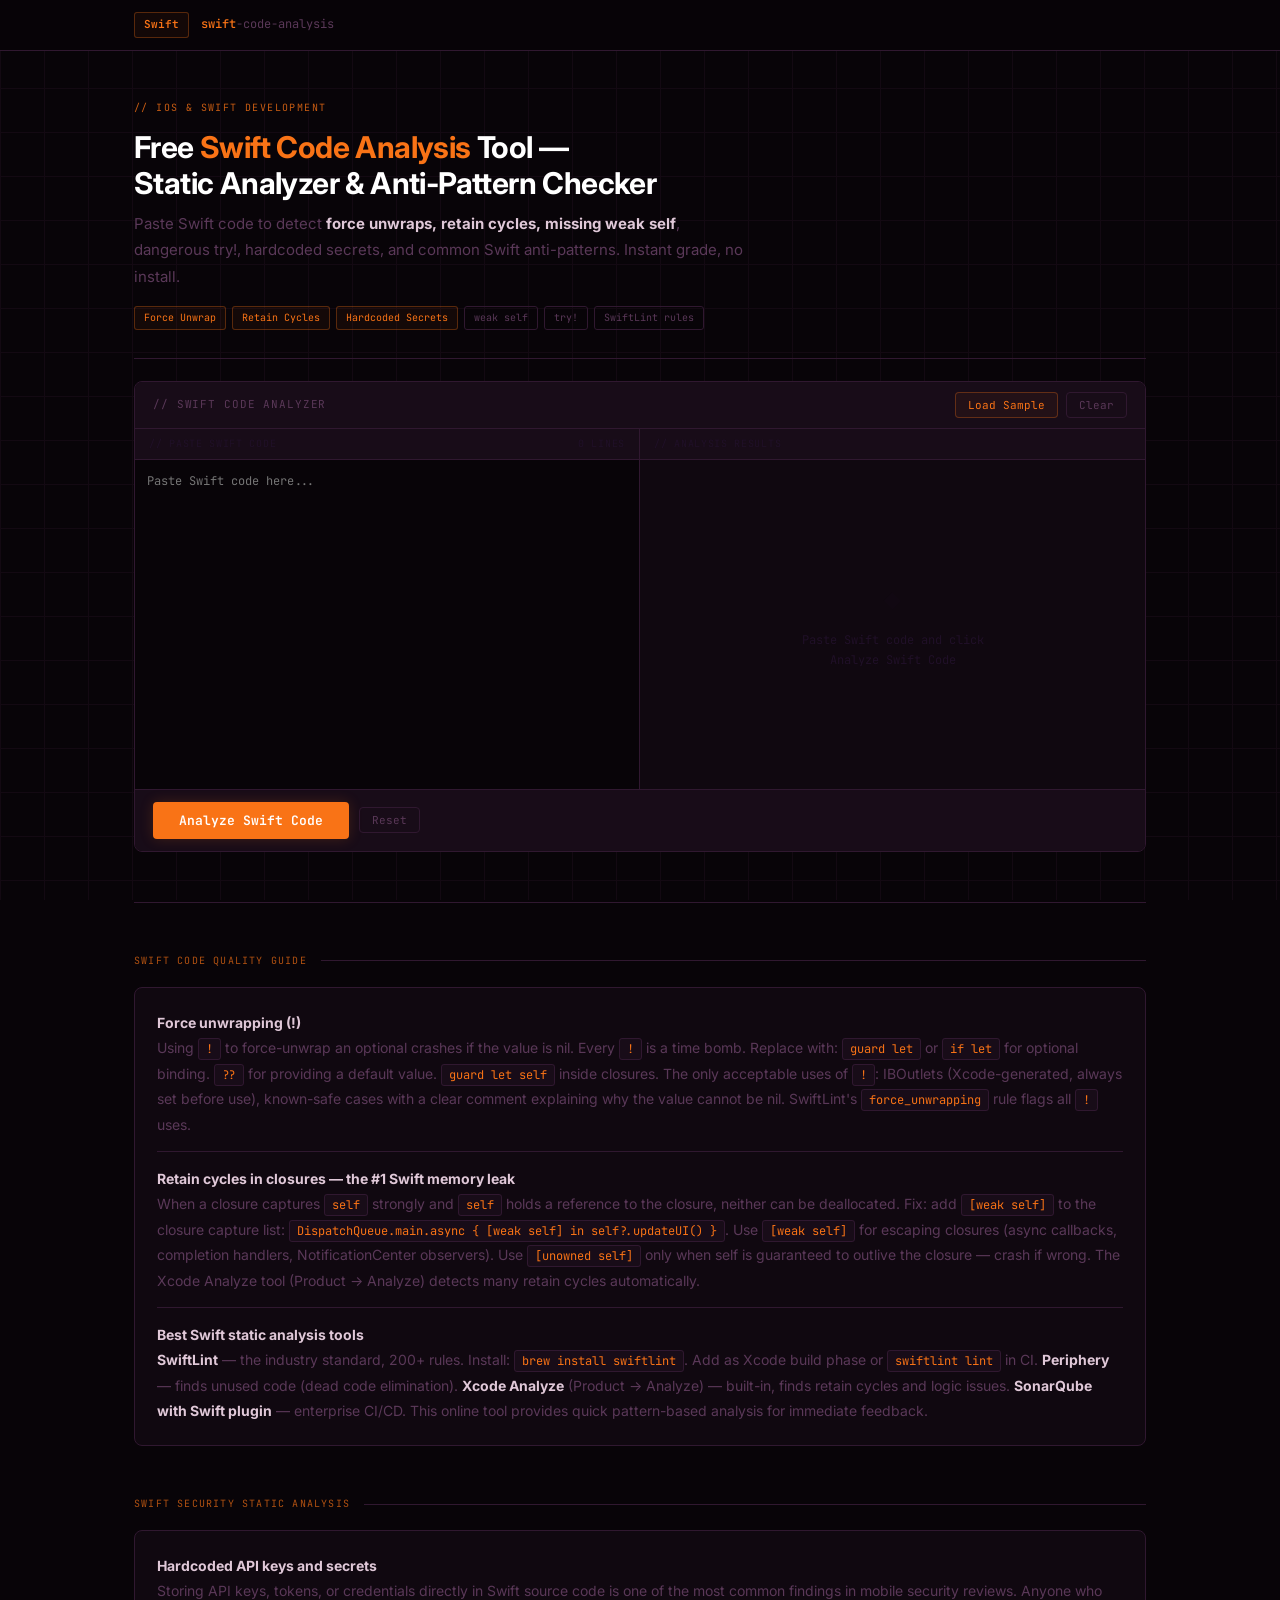
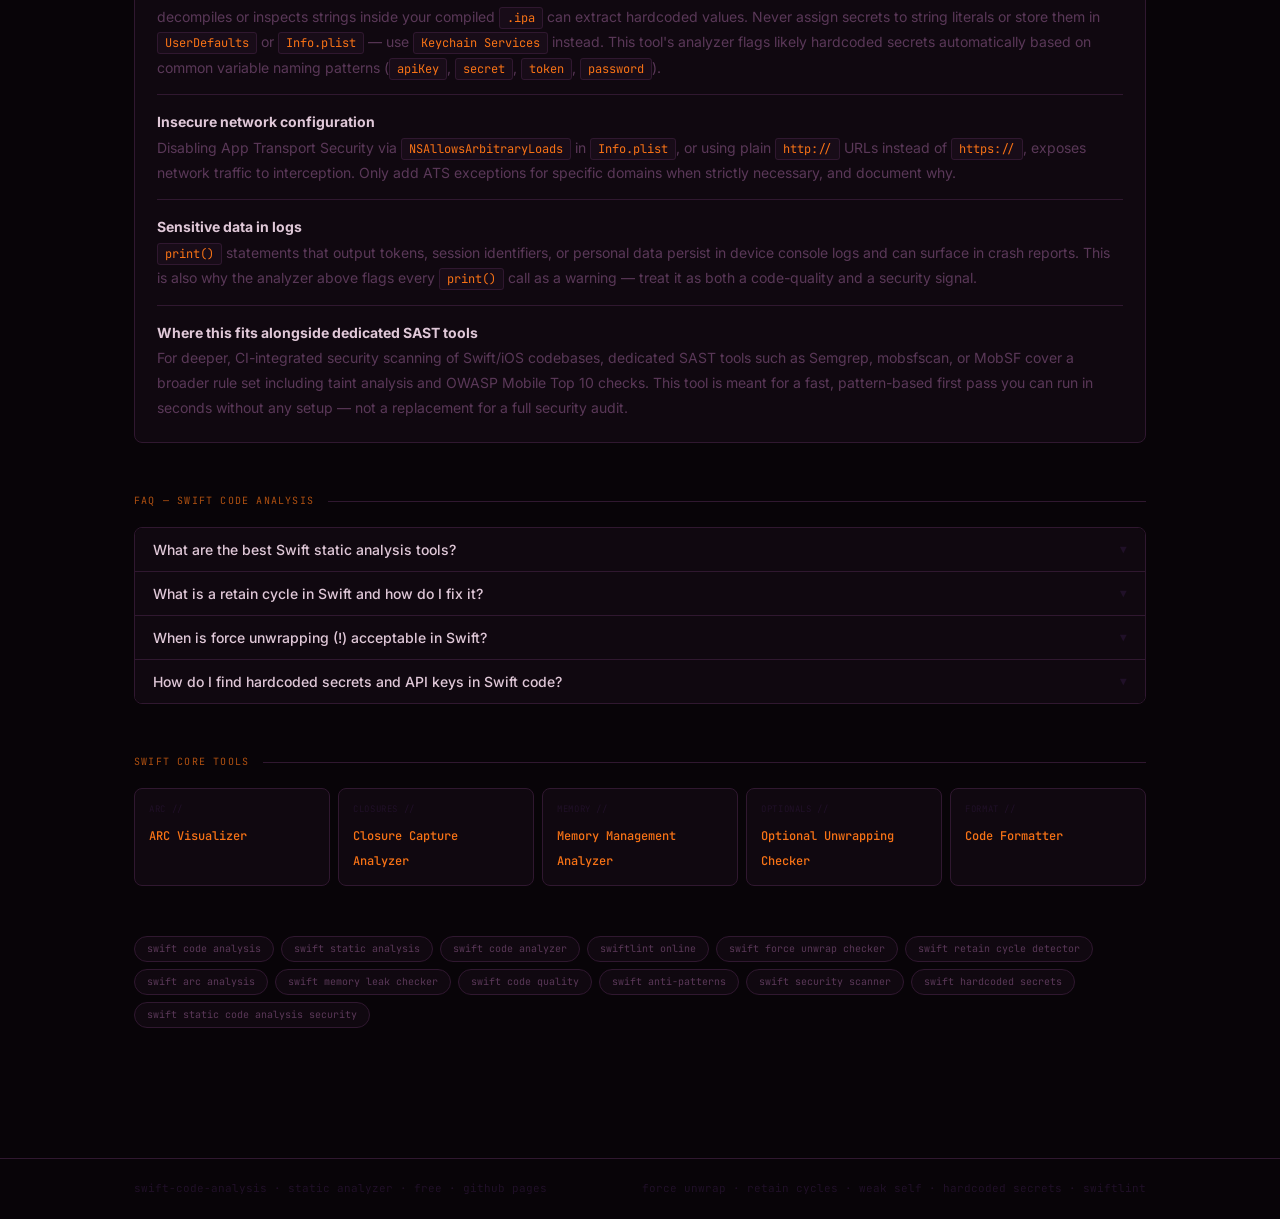
<file: index.html>
<!DOCTYPE html>

<html lang="en">
<head>
<meta charset="UTF-8">
<meta name="viewport" content="width=device-width, initial-scale=1.0">
<meta name="google-site-verification" content="PkLa_ViOo6FAHpvh8SacceMb95o9tePRdrqLNBz9X1M" />
<meta name="robots" content="index, follow">

<title>Swift Code Analysis – Free Swift Static Analyzer, ARC, Memory Leak &amp; Security Checker</title>

<meta name="description" content="Free Swift code analysis tool. Paste Swift code to detect force unwraps, retain cycles, missing weak self in closures, try! usage, hardcoded API keys/secrets, print statements in production, and common Swift anti-patterns. Instant analysis, no install.">

<meta name="keywords" content="swift code analysis, swift static analysis, swift code analyzer, swift force unwrap checker, swift retain cycle detector, swift arc analysis, swift memory leak checker, swift lint online, swift code quality tool, swift security scanner, swift hardcoded secrets detection, swift static code analysis security">

<!-- FIX: canonical corregido de swift-core-tools (guion) a swift_core_tools (guion bajo), que es la URL real del proyecto -->
<link rel="canonical" href="https://franrivalbigprojects.github.io/swift_core_tools/">

<meta property="og:title" content="Swift Code Analysis – Free Static Analyzer, Memory Leak & Security Checker">
<meta property="og:description" content="Paste Swift code to detect force unwraps, retain cycles, missing weak self, hardcoded secrets, and common Swift anti-patterns. Free analysis, no install.">
<meta property="og:type" content="website">
<meta property="og:url" content="https://franrivalbigprojects.github.io/swift_core_tools/">

<link rel="preconnect" href="https://fonts.googleapis.com">
<link rel="preconnect" href="https://fonts.gstatic.com" crossorigin>
<link href="https://fonts.googleapis.com/css2?family=JetBrains+Mono:wght@400;500;600&family=Inter:wght@400;500;600;700&display=swap" rel="stylesheet">

<style>
:root {
  --bg: #080408;
  --surface: #100810;
  --surface2: #180c18;
  --border: #221020;
  --border2: #301830;
  --swift: #f97316;
  --swift-dim: rgba(249,115,22,0.12);
  --swift-dim2: rgba(249,115,22,0.05);
  --swift-glow: rgba(249,115,22,0.18);
  --red: #f87171;
  --red-dim: rgba(248,113,113,0.1);
  --orange: #fb923c;
  --orange-dim: rgba(251,146,60,0.08);
  --yellow: #fbbf24;
  --yellow-dim: rgba(251,191,36,0.08);
  --green: #22c55e;
  --green-dim2: rgba(34,197,94,0.05);
  --blue: #60a5fa;
  --blue-dim: rgba(96,165,250,0.08);
  --text: #e0c8d8;
  --text-muted: #5a3858;
  --text-dim: #201028;
  --mono: 'JetBrains Mono', monospace;
  --sans: 'Inter', sans-serif;
  --r: 8px;
}

* { box-sizing: border-box; margin: 0; padding: 0; }

body {
  font-family: var(--sans);
  background: var(--bg);
  color: var(--text);
  min-height: 100vh;
  line-height: 1.6;
}

body::after {
  content: "";
  position: fixed;
  inset: 0;
  background-image:
    linear-gradient(var(--border) 1px, transparent 1px),
    linear-gradient(90deg, var(--border) 1px, transparent 1px);
  background-size: 44px 44px;
  opacity: 0.45;
  pointer-events: none;
  z-index: 0;
}

header {
  border-bottom: 1px solid var(--border2);
  position: sticky;
  top: 0;
  z-index: 100;
  background: rgba(8,4,8,0.97);
  backdrop-filter: blur(12px);
}

.header-inner {
  max-width: 1060px;
  margin: 0 auto;
  padding: 0 24px;
  height: 50px;
  display: flex;
  align-items: center;
  gap: 12px;
  position: relative;
  z-index: 1;
}

.logo-pill {
  font-family: var(--mono);
  font-size: 11px;
  font-weight: 600;
  color: var(--swift);
  background: var(--swift-dim2);
  border: 1px solid rgba(249,115,22,0.3);
  border-radius: 3px;
  padding: 3px 9px;
}

.logo-text { font-family: var(--mono); font-size: 12px; color: var(--text-muted); }
.logo-text strong { color: var(--swift); font-weight: 500; }

.wrapper {
  max-width: 1060px;
  margin: 0 auto;
  padding: 0 24px 80px;
  position: relative;
  z-index: 1;
}

.hero {
  padding: 48px 0 28px;
  border-bottom: 1px solid var(--border2);
  margin-bottom: 22px;
}

.hero-eyebrow {
  font-family: var(--mono);
  font-size: 10px;
  letter-spacing: 0.14em;
  text-transform: uppercase;
  color: var(--swift);
  margin-bottom: 12px;
  opacity: 0.8;
}

h1 {
  font-size: clamp(22px, 3.2vw, 30px);
  font-weight: 700;
  color: #fff;
  margin-bottom: 10px;
  letter-spacing: -0.02em;
  line-height: 1.2;
}

h1 em { font-style: normal; color: var(--swift); }

.hero-sub {
  font-size: 15px;
  color: var(--text-muted);
  max-width: 620px;
  line-height: 1.75;
  margin-bottom: 16px;
}

.hero-sub strong { color: var(--text); }

.pill-row { display: flex; flex-wrap: wrap; gap: 6px; }
.pill {
  font-family: var(--mono);
  font-size: 10px;
  padding: 3px 9px;
  border-radius: 3px;
  border: 1px solid;
}
.pill-s  { color: var(--swift); background: var(--swift-dim2); border-color: rgba(249,115,22,0.3); }
.pill-dim { color: var(--text-muted); border-color: var(--border2); }

/* TOOL */
.tool-shell {
  background: var(--surface);
  border: 1px solid var(--border2);
  border-radius: var(--r);
  overflow: hidden;
  margin-bottom: 18px;
}

.tool-topbar {
  background: var(--surface2);
  border-bottom: 1px solid var(--border2);
  padding: 10px 18px;
  display: flex;
  align-items: center;
  justify-content: space-between;
  flex-wrap: wrap;
  gap: 8px;
}

.topbar-label {
  font-family: var(--mono);
  font-size: 11px;
  color: var(--text-muted);
  text-transform: uppercase;
  letter-spacing: 0.08em;
}

.btn-sm {
  font-family: var(--mono);
  font-size: 11px;
  padding: 5px 12px;
  border-radius: 4px;
  cursor: pointer;
  border: 1px solid;
  background: transparent;
  transition: opacity 0.15s;
}
.btn-sm:hover { opacity: 0.75; }
.btn-swift { color: var(--swift); border-color: rgba(249,115,22,0.3); background: var(--swift-dim2); }
.btn-ghost { color: var(--text-muted); border-color: var(--border2); }

/* SPLIT */
.editor-split {
  display: grid;
  grid-template-columns: 1fr 1fr;
  min-height: 360px;
}

.pane-left {
  border-right: 1px solid var(--border2);
  display: flex;
  flex-direction: column;
}

.pane-head {
  font-family: var(--mono);
  font-size: 10px;
  text-transform: uppercase;
  letter-spacing: 0.07em;
  color: var(--text-dim);
  padding: 7px 14px;
  border-bottom: 1px solid var(--border2);
  background: var(--surface2);
  display: flex;
  justify-content: space-between;
}

.swift-textarea {
  flex: 1;
  width: 100%;
  min-height: 310px;
  padding: 12px;
  font-family: var(--mono);
  font-size: 12px;
  line-height: 1.65;
  background: var(--bg);
  border: none;
  color: var(--text);
  resize: none;
  tab-size: 4;
}
.swift-textarea:focus { outline: none; }

.pane-right {
  display: flex;
  flex-direction: column;
  overflow: hidden;
}

#resultsPane {
  flex: 1;
  padding: 12px;
  overflow-y: auto;
  min-height: 310px;
}

.idle-msg {
  display: flex;
  flex-direction: column;
  align-items: center;
  justify-content: center;
  height: 100%;
  min-height: 280px;
  font-family: var(--mono);
  font-size: 12px;
  color: var(--text-dim);
  text-align: center;
  gap: 8px;
}

.action-bar {
  padding: 12px 18px;
  border-top: 1px solid var(--border2);
  background: var(--surface2);
  display: flex;
  gap: 10px;
  align-items: center;
}

.btn-analyze {
  padding: 10px 26px;
  font-family: var(--mono);
  font-size: 13px;
  font-weight: 600;
  background: var(--swift);
  color: #fff;
  border: none;
  border-radius: 4px;
  cursor: pointer;
  box-shadow: 0 0 14px var(--swift-glow);
  transition: opacity 0.15s;
}
.btn-analyze:hover { opacity: 0.87; }

/* RESULTS */
.score-banner {
  display: flex;
  align-items: center;
  gap: 14px;
  background: var(--bg);
  border: 1px solid var(--border2);
  border-radius: var(--r);
  padding: 12px 14px;
  margin-bottom: 10px;
}

.score-grade { font-family: var(--mono); font-size: 26px; font-weight: 600; width: 36px; text-align: center; flex-shrink: 0; }
.score-meta strong { display: block; font-size: 13px; color: #fff; margin-bottom: 2px; }
.score-meta span   { font-family: var(--mono); font-size: 11px; color: var(--text-muted); }

.stat-chips { display: flex; gap: 6px; flex-wrap: wrap; margin-bottom: 10px; }
.sch { background: var(--bg); border: 1px solid var(--border2); border-radius: 4px; padding: 6px 10px; text-align: center; min-width: 54px; }
.sch-num { font-family: var(--mono); font-size: 15px; font-weight: 600; line-height: 1; display: block; margin-bottom: 2px; }
.sch-lbl { font-family: var(--mono); font-size: 9px; color: var(--text-dim); text-transform: uppercase; letter-spacing: 0.07em; }

.finding {
  background: var(--bg);
  border: 1px solid var(--border2);
  border-left: 3px solid;
  border-radius: 0 var(--r) var(--r) 0;
  padding: 8px 12px;
  margin-bottom: 6px;
  font-family: var(--mono);
  font-size: 11px;
}

.f-error   { border-left-color: var(--red); }
.f-warning { border-left-color: var(--yellow); }
.f-info    { border-left-color: var(--blue); }
.f-pass    { border-left-color: var(--green); }

.f-head { display: flex; align-items: center; gap: 7px; margin-bottom: 2px; }
.f-badge {
  font-size: 9px; padding: 1px 6px; border-radius: 2px; border: 1px solid;
  text-transform: uppercase; letter-spacing: 0.04em;
}
.fb-error   { color: var(--red);    background: var(--red-dim);   border-color: rgba(248,113,113,0.2); }
.fb-warning { color: var(--yellow); background: var(--yellow-dim);border-color: rgba(251,191,36,0.2); }
.fb-info    { color: var(--blue);   background: var(--blue-dim);  border-color: rgba(96,165,250,0.2); }
.fb-pass    { color: var(--green);  background: var(--green-dim2);border-color: rgba(34,197,94,0.2); }

.f-title { font-weight: 600; color: var(--text); font-size: 11px; }
.f-body  { color: var(--text-muted); font-size: 11px; line-height: 1.5; }

/* SECTION */
hr.divider { border: none; border-top: 1px solid var(--border2); margin: 50px 0; }
.content-section { margin-bottom: 50px; }

.sec-head {
  display: flex;
  align-items: center;
  gap: 14px;
  margin-bottom: 18px;
}

.sec-label {
  font-family: var(--mono);
  font-size: 10px;
  text-transform: uppercase;
  letter-spacing: 0.12em;
  color: var(--swift);
  white-space: nowrap;
  opacity: 0.7;
}

.sec-rule { flex: 1; height: 1px; background: var(--border2); }

p { font-size: 14px; color: var(--text-muted); line-height: 1.8; margin-bottom: 10px; max-width: 820px; }
p strong { color: var(--text); }

code {
  font-family: var(--mono);
  font-size: 12px;
  background: var(--surface2);
  color: var(--swift);
  padding: 2px 7px;
  border-radius: 3px;
  border: 1px solid var(--border2);
}

.dense-block {
  background: var(--surface);
  border: 1px solid var(--border2);
  border-radius: var(--r);
  padding: 22px;
  margin-top: 14px;
}

.dense-block p { margin-bottom: 14px; padding-bottom: 14px; border-bottom: 1px solid var(--border2); max-width: none; }
.dense-block p:last-child { margin-bottom: 0; padding-bottom: 0; border-bottom: none; }

.faq-list {
  margin-top: 14px;
  border: 1px solid var(--border2);
  border-radius: var(--r);
  overflow: hidden;
}

.faq-item { border-bottom: 1px solid var(--border2); }
.faq-item:last-child { border-bottom: none; }

.faq-q {
  width: 100%;
  text-align: left;
  background: var(--surface);
  border: none;
  padding: 13px 18px;
  font-size: 14px;
  font-weight: 500;
  color: var(--text);
  font-family: var(--sans);
  cursor: pointer;
  display: flex;
  justify-content: space-between;
  align-items: center;
  gap: 12px;
  transition: background 0.15s;
}

.faq-q:hover { background: var(--swift-dim2); }
.faq-arrow { font-family: var(--mono); font-size: 11px; color: var(--text-dim); transition: transform 0.2s; flex-shrink: 0; }
.faq-item.open .faq-arrow { transform: rotate(180deg); }

.faq-a {
  display: none;
  padding: 0 18px 13px;
  font-size: 13px;
  color: var(--text-muted);
  line-height: 1.75;
  border-top: 1px solid var(--border2);
  background: var(--bg);
}

.faq-item.open .faq-a { display: block; }
.faq-a code { color: var(--swift); background: var(--swift-dim2); }

.subtools-grid {
  display: grid;
  grid-template-columns: repeat(auto-fill, minmax(180px, 1fr));
  gap: 8px;
  margin-top: 12px;
}

.stl {
  background: var(--surface);
  border: 1px solid var(--border2);
  border-radius: var(--r);
  padding: 12px 14px;
  text-decoration: none;
  display: block;
  transition: border-color 0.15s;
}

.stl:hover { border-color: rgba(249,115,22,0.3); }
.stl-eye  { font-family: var(--mono); font-size: 9px; color: var(--text-dim); text-transform: uppercase; letter-spacing: 0.07em; margin-bottom: 4px; }
.stl-name { font-family: var(--mono); font-size: 12px; color: var(--swift); font-weight: 500; }

.tag-cloud { display: flex; flex-wrap: wrap; gap: 7px; margin-bottom: 50px; }
.tag {
  font-family: var(--mono); font-size: 10px; color: var(--text-muted);
  background: var(--surface); border: 1px solid var(--border2);
  border-radius: 100px; padding: 4px 12px; cursor: default;
}
.tag:hover { color: var(--swift); border-color: rgba(249,115,22,0.3); }

footer { border-top: 1px solid var(--border2); padding: 20px 0; position: relative; z-index: 1; }
.footer-inner {
  max-width: 1060px; margin: 0 auto; padding: 0 24px;
  display: flex; justify-content: space-between; align-items: center;
  flex-wrap: wrap; gap: 8px;
}
footer p { font-family: var(--mono); font-size: 11px; color: var(--text-dim); margin: 0; }

@media (max-width: 640px) {
  .editor-split { grid-template-columns: 1fr; }
  .pane-left    { border-right: none; border-bottom: 1px solid var(--border2); }
}
</style>

<script type="application/ld+json">
{"@context":"https://schema.org","@type":"SoftwareApplication","name":"Swift Code Analyzer","applicationCategory":"DeveloperApplication","operatingSystem":"Web","offers":{"@type":"Offer","price":"0","priceCurrency":"USD"},"description":"Free Swift code analysis tool. Paste Swift code to detect force unwraps, retain cycles, missing weak self in closures, try! usage, hardcoded API keys/secrets, print statements, implicitly unwrapped optionals, and common Swift anti-patterns. Instant analysis, no install.","featureList":"Force unwrap detection, retain cycle detection, weak self checker, try! detection, implicitly unwrapped optional, print statement detection, hardcoded secret/API key detection, SwiftLint rules reference"}
</script>

<script type="application/ld+json">
{"@context":"https://schema.org","@type":"FAQPage","mainEntity":[{"@type":"Question","name":"What are the best Swift static analysis tools?","acceptedAnswer":{"@type":"Answer","text":"Top Swift static analysis tools: SwiftLint (most popular, 200+ rules, integrates with Xcode) — install via Homebrew: brew install swiftlint. Periphery (finds unused code). SonarQube with Swift plugin (for enterprise CI/CD). Sitrep (GitHub codebase analyzer). SWAN (academic, deep analysis). Xcode's built-in Analyze (Product → Analyze) — finds retain cycles, unreachable code, and logic issues. For CI/CD: SwiftLint + Danger (GitHub PR comments) is the standard combination in most iOS teams."}},{"@type":"Question","name":"What is a retain cycle in Swift?","acceptedAnswer":{"@type":"Answer","text":"A retain cycle occurs when two objects hold strong references to each other, preventing ARC from deallocating either. Most common in closures: when a closure captures self strongly and self holds the closure, creating a cycle. Fix: use [weak self] or [unowned self] in the closure capture list. Example: DispatchQueue.main.async { [weak self] in self?.doSomething() }. Use [weak self] when the closure may outlive self (async operations, callbacks). Use [unowned self] only when self is guaranteed to outlive the closure."}},{"@type":"Question","name":"How do I find hardcoded secrets and API keys in Swift code?","acceptedAnswer":{"@type":"Answer","text":"Hardcoded secrets are one of the most common mobile security findings in Swift apps. Search your codebase for string literals assigned to variables named apiKey, secret, token, or password. Never store credentials in source code, UserDefaults, or Info.plist — use Keychain Services instead. This tool includes a pattern-based check that flags likely hardcoded secrets automatically when you paste your code."}}]}
</script>

</head>

<body>
<header>
  <div class="header-inner">
    <span class="logo-pill">Swift</span>
    <span class="logo-text"><strong>swift</strong>-code-analysis</span>
  </div>
</header>

<div class="wrapper">

  <section class="hero">
    <p class="hero-eyebrow">// iOS &amp; Swift Development</p>
    <h1>Free <em>Swift Code Analysis</em> Tool —<br>Static Analyzer &amp; Anti-Pattern Checker</h1>
    <p class="hero-sub">
      Paste Swift code to detect <strong>force unwraps, retain cycles, missing weak self</strong>, dangerous try!, hardcoded secrets, and common Swift anti-patterns. Instant grade, no install.
    </p>
    <div class="pill-row">
      <span class="pill pill-s">Force Unwrap</span>
      <span class="pill pill-s">Retain Cycles</span>
      <span class="pill pill-s">Hardcoded Secrets</span>
      <span class="pill pill-dim">weak self</span>
      <span class="pill pill-dim">try!</span>
      <span class="pill pill-dim">SwiftLint rules</span>
    </div>
  </section>

  <!-- TOOL -->

  <div class="tool-shell">
    <div class="tool-topbar">
      <span class="topbar-label">// Swift Code Analyzer</span>
      <div style="display:flex;gap:8px;">
        <button class="btn-sm btn-swift" id="sampleBtn">Load Sample</button>
        <button class="btn-sm btn-ghost" id="clearBtn">Clear</button>
      </div>
    </div>


<div class="editor-split">
  <div class="pane-left">
    <div class="pane-head">
      <span>// Paste Swift code</span>
      <span id="lineCount">0 lines</span>
    </div>
    <textarea class="swift-textarea" id="swiftInput" spellcheck="false"></textarea>
  </div>
  <div class="pane-right">
    <div class="pane-head"><span>// Analysis results</span></div>
    <div id="resultsPane">
      <div class="idle-msg">
        <span style="font-size:28px;opacity:0.1;">&#9670;</span>
        <span>Paste Swift code and click<br>Analyze Swift Code</span>
      </div>
    </div>
  </div>
</div>

<div class="action-bar">
  <button class="btn-analyze" id="analyzeBtn">Analyze Swift Code</button>
  <button class="btn-sm btn-ghost" id="clearBtn2">Reset</button>
  <span id="statusMsg" style="font-family:var(--mono);font-size:11px;color:var(--text-dim);"></span>
</div>


  </div>

  <hr class="divider">

  <!-- GUIDE -->

  <section class="content-section">
    <div class="sec-head">
      <span class="sec-label">Swift code quality guide</span>
      <span class="sec-rule"></span>
    </div>
    <div class="dense-block">
      <p><strong>Force unwrapping (!)</strong><br>
      Using <code>!</code> to force-unwrap an optional crashes if the value is nil. Every <code>!</code> is a time bomb. Replace with: <code>guard let</code> or <code>if let</code> for optional binding. <code>??</code> for providing a default value. <code>guard let self</code> inside closures. The only acceptable uses of <code>!</code>: IBOutlets (Xcode-generated, always set before use), known-safe cases with a clear comment explaining why the value cannot be nil. SwiftLint's <code>force_unwrapping</code> rule flags all <code>!</code> uses.</p>
      <p><strong>Retain cycles in closures — the #1 Swift memory leak</strong><br>
      When a closure captures <code>self</code> strongly and <code>self</code> holds a reference to the closure, neither can be deallocated. Fix: add <code>[weak self]</code> to the closure capture list: <code>DispatchQueue.main.async { [weak self] in self?.updateUI() }</code>. Use <code>[weak self]</code> for escaping closures (async callbacks, completion handlers, NotificationCenter observers). Use <code>[unowned self]</code> only when self is guaranteed to outlive the closure — crash if wrong. The Xcode Analyze tool (Product → Analyze) detects many retain cycles automatically.</p>
      <p><strong>Best Swift static analysis tools</strong><br>
      <strong>SwiftLint</strong> — the industry standard, 200+ rules. Install: <code>brew install swiftlint</code>. Add as Xcode build phase or <code>swiftlint lint</code> in CI. <strong>Periphery</strong> — finds unused code (dead code elimination). <strong>Xcode Analyze</strong> (Product → Analyze) — built-in, finds retain cycles and logic issues. <strong>SonarQube with Swift plugin</strong> — enterprise CI/CD. This online tool provides quick pattern-based analysis for immediate feedback.</p>
    </div>
  </section>

  <!-- SECURITY -->

  <section class="content-section">
    <div class="sec-head">
      <span class="sec-label">Swift security static analysis</span>
      <span class="sec-rule"></span>
    </div>
    <div class="dense-block">
      <p><strong>Hardcoded API keys and secrets</strong><br>
      Storing API keys, tokens, or credentials directly in Swift source code is one of the most common findings in mobile security reviews. Anyone who decompiles or inspects strings inside your compiled <code>.ipa</code> can extract hardcoded values. Never assign secrets to string literals or store them in <code>UserDefaults</code> or <code>Info.plist</code> — use <code>Keychain Services</code> instead. This tool's analyzer flags likely hardcoded secrets automatically based on common variable naming patterns (<code>apiKey</code>, <code>secret</code>, <code>token</code>, <code>password</code>).</p>
      <p><strong>Insecure network configuration</strong><br>
      Disabling App Transport Security via <code>NSAllowsArbitraryLoads</code> in <code>Info.plist</code>, or using plain <code>http://</code> URLs instead of <code>https://</code>, exposes network traffic to interception. Only add ATS exceptions for specific domains when strictly necessary, and document why.</p>
      <p><strong>Sensitive data in logs</strong><br>
      <code>print()</code> statements that output tokens, session identifiers, or personal data persist in device console logs and can surface in crash reports. This is also why the analyzer above flags every <code>print()</code> call as a warning — treat it as both a code-quality and a security signal.</p>
      <p><strong>Where this fits alongside dedicated SAST tools</strong><br>
      For deeper, CI-integrated security scanning of Swift/iOS codebases, dedicated SAST tools such as Semgrep, mobsfscan, or MobSF cover a broader rule set including taint analysis and OWASP Mobile Top 10 checks. This tool is meant for a fast, pattern-based first pass you can run in seconds without any setup — not a replacement for a full security audit.</p>
    </div>
  </section>

  <!-- FAQ -->

  <section class="content-section">
    <div class="sec-head">
      <span class="sec-label">FAQ — Swift code analysis</span>
      <span class="sec-rule"></span>
    </div>
    <div class="faq-list">
      <div class="faq-item">
        <button class="faq-q" onclick="toggleFaq(this)">What are the best Swift static analysis tools?<span class="faq-arrow">&#9660;</span></button>
        <div class="faq-a"><strong>SwiftLint</strong> — most popular, 200+ rules, Homebrew: <code>brew install swiftlint</code>. Add to Xcode build phases or run in CI. <strong>Periphery</strong> — detects unused code. <strong>Xcode Analyze</strong> (Product → Analyze) — built-in, finds retain cycles, unreachable code. <strong>SonarQube</strong> + Swift plugin for enterprise. <strong>Sitrep</strong> — GitHub codebase stats. For CI/CD: SwiftLint + Danger (PR comments) is the standard combination. This tool provides fast pattern-based analysis without setup.</div>
      </div>
      <div class="faq-item">
        <button class="faq-q" onclick="toggleFaq(this)">What is a retain cycle in Swift and how do I fix it?<span class="faq-arrow">&#9660;</span></button>
        <div class="faq-a">A retain cycle occurs when two objects hold strong references to each other — neither can be deallocated. Most common: a closure captures self strongly and self holds the closure. Fix with <code>[weak self]</code> in the capture list: <code>networkCall { [weak self] result in self?.handle(result) }</code>. Detection: run Xcode Instruments (Leaks template), use Xcode Analyze, or check this tool for missing <code>[weak self]</code> patterns. Delegates should also be <code>weak var delegate</code> to avoid retain cycles between parent and child.</div>
      </div>
      <div class="faq-item">
        <button class="faq-q" onclick="toggleFaq(this)">When is force unwrapping (!) acceptable in Swift?<span class="faq-arrow">&#9660;</span></button>
        <div class="faq-a">Force unwrapping is acceptable in limited cases: (1) <strong>IBOutlets</strong> — Xcode-generated, guaranteed set before use. (2) <strong>Testing code</strong> — crashes reveal bugs immediately. (3) <strong>Truly impossible nil</strong> — with a clear comment explaining why. Always prefer: <code>guard let</code> for required values, <code>if let</code> for optional handling, <code>??</code> for defaults. The SwiftLint <code>force_unwrapping</code> rule flags all <code>!</code>. Consider enabling it as a warning to gradually eliminate force unwraps from a codebase.</div>
      </div>
      <div class="faq-item">
        <button class="faq-q" onclick="toggleFaq(this)">How do I find hardcoded secrets and API keys in Swift code?<span class="faq-arrow">&#9660;</span></button>
        <div class="faq-a">Hardcoded secrets are one of the most common mobile security findings in Swift apps. Search your codebase for string literals assigned to variables named <code>apiKey</code>, <code>secret</code>, <code>token</code>, or <code>password</code>. Never store credentials in source code, <code>UserDefaults</code>, or <code>Info.plist</code> — use <code>Keychain Services</code> instead. This tool includes a pattern-based check that flags likely hardcoded secrets automatically when you paste your code.</div>
      </div>
    </div>
  </section>

  <section class="content-section">
    <div class="sec-head">
      <span class="sec-label">Swift core tools</span>
      <span class="sec-rule"></span>
    </div>
    <div class="subtools-grid">
      <a href="swift_core_tools/swift_arc_visualizer/" class="stl"><p class="stl-eye">arc //</p><span class="stl-name">ARC Visualizer</span></a>
      <a href="swift_core_tools/swift_closure_capture_analyzer/" class="stl"><p class="stl-eye">closures //</p><span class="stl-name">Closure Capture Analyzer</span></a>
      <a href="swift_core_tools/swift_memory_management_analyzer/" class="stl"><p class="stl-eye">memory //</p><span class="stl-name">Memory Management Analyzer</span></a>
      <a href="swift_core_tools/swift_optional_unwrapping_checker/" class="stl"><p class="stl-eye">optionals //</p><span class="stl-name">Optional Unwrapping Checker</span></a>
      <a href="swift_core_tools/swift_code_formatter/" class="stl"><p class="stl-eye">format //</p><span class="stl-name">Code Formatter</span></a>
    </div>
  </section>

  <div class="tag-cloud">
    <span class="tag">swift code analysis</span>
    <span class="tag">swift static analysis</span>
    <span class="tag">swift code analyzer</span>
    <span class="tag">swiftlint online</span>
    <span class="tag">swift force unwrap checker</span>
    <span class="tag">swift retain cycle detector</span>
    <span class="tag">swift arc analysis</span>
    <span class="tag">swift memory leak checker</span>
    <span class="tag">swift code quality</span>
    <span class="tag">swift anti-patterns</span>
    <span class="tag">swift security scanner</span>
    <span class="tag">swift hardcoded secrets</span>
    <span class="tag">swift static code analysis security</span>
  </div>

</div>

<footer>
  <div class="footer-inner">
    <p>swift-code-analysis &middot; static analyzer &middot; free &middot; github pages</p>
    <p>force unwrap &middot; retain cycles &middot; weak self &middot; hardcoded secrets &middot; swiftlint</p>
  </div>
</footer>

<script>
var RULES = [
  {
    level: 'error',
    title: 'Force unwrap (!) detected',
    check: function(src) {
      var lines = src.split('\n');
      var hits = [];
      lines.forEach(function(line, i) {
        var t = line.trim();
        if (/\/\//.test(t) && t.indexOf('//') < t.indexOf('!')) return;
        if (/!/.test(t) && !/!=|!=/g.test(t.replace(/\s*!=\s*/g, ''))) {
          var forceMatches = t.match(/\w+!/g);
          if (forceMatches) hits.push(i + 1);
        }
      });
      if (hits.length > 0) {
        return hits.length + ' force unwrap(s) on line(s) ' + hits.slice(0, 5).join(', ') + '. Use if let, guard let, or ?? instead. Force unwraps crash if the value is nil.';
      }
      return null;
    }
  },
  {
    level: 'error',
    title: 'try! — dangerous force-try detected',
    check: function(src) {
      var count = (src.match(/\btry!\b/g) || []).length;
      if (count > 0) {
        return count + ' try! usage(s). Force-try crashes the entire app if the expression throws. Use do-catch or try? instead.';
      }
      return null;
    }
  },
  {
    level: 'error',
    title: 'Missing [weak self] in escaping closure',
    check: function(src) {
      var hasEscapingClosure = /(\bDispatchQueue\b|\bURLSession\b|\bNotificationCenter\b|\bcompletion\b|\bcompletionHandler\b|\banimateWithDuration\b|\bperform\b.*after:)/.test(src);
      var hasWeakSelf = /\[weak self\]/.test(src);
      var hasSelfInClosure = /\}\s*\{[\s\S]{0,300}self\./m.test(src) || /closure.*self\./i.test(src);
      if (hasEscapingClosure && !hasWeakSelf && (hasSelfInClosure || /self\./.test(src))) {
        return 'Escaping closure pattern detected with self usage but no [weak self] capture list. This may cause a retain cycle. Add [weak self] to escaping closure capture lists.';
      }
      return null;
    }
  },
  {
    level: 'error',
    title: 'Possible hardcoded secret / API key detected',
    check: function(src) {
      var pattern = /(apiKey|api_key|apiSecret|api_secret|secretKey|secret_key|accessToken|access_token|clientSecret|client_secret|password|token|secret)\s*[:=]\s*["'][A-Za-z0-9_\-\.]{12,}["']/gi;
      var matches = src.match(pattern) || [];
      if (matches.length > 0) {
        return matches.length + ' possible hardcoded secret(s) or API key(s) detected. Never commit credentials to source — move them to Keychain Services or a secrets manager, and rotate any keys that were exposed.';
      }
      return null;
    }
  },
  {
    level: 'warning',
    title: 'Implicitly Unwrapped Optional (!) in property declaration',
    check: function(src) {
      var iuoProps = src.match(/var\s+\w+\s*:\s*[\w<>?\[\]]+!/g);
      if (iuoProps && iuoProps.length > 0) {
        var nonOutlet = iuoProps.filter(function(p) { return !/IBOutlet|IBAction/.test(src.split(p)[0].split('\n').slice(-2).join('\n')); });
        if (nonOutlet.length > 0) {
          return nonOutlet.length + ' implicitly unwrapped optional(s) in property declaration. Use regular optionals (?) unless this is an IBOutlet or a property guaranteed to be set in init.';
        }
      }
      return null;
    }
  },
  {
    level: 'warning',
    title: 'print() statements detected — remove before production',
    check: function(src) {
      var count = (src.match(/^\s*print\s*\(/mg) || []).length;
      if (count > 0) {
        return count + ' print() statement(s) found. Use os_log, Logger (iOS 14+), or a logging framework in production. Print statements have performance overhead and can expose sensitive data in device logs.';
      }
      return null;
    }
  },
  {
    level: 'warning',
    title: 'Strong delegate — should be weak',
    check: function(src) {
      if (/var\s+delegate\s*:/.test(src) && !/weak\s+var\s+delegate/.test(src)) {
        return 'Delegate property is not declared as weak. Delegates are typically weak to avoid retain cycles. Use: weak var delegate: MyProtocol?';
      }
      return null;
    }
  },
  {
    level: 'warning',
    title: 'unowned self — prefer weak self',
    check: function(src) {
      if (/\[unowned self\]/.test(src)) {
        return '[unowned self] detected. unowned self crashes if self is nil when the closure executes. Prefer [weak self] and handle the optional safely, unless you are certain self will outlive the closure.';
      }
      return null;
    }
  },
  {
    level: 'warning',
    title: 'Insecure network configuration (ATS disabled or http://)',
    check: function(src) {
      var hasAts = /NSAllowsArbitraryLoads/.test(src);
      var hasHttp = /["']http:\/\/(?!localhost|127\.0\.0\.1)[^"']+["']/.test(src);
      if (hasAts || hasHttp) {
        var parts = [];
        if (hasAts) parts.push('NSAllowsArbitraryLoads (disables App Transport Security)');
        if (hasHttp) parts.push('plain http:// URL(s)');
        return 'Found ' + parts.join(' and ') + '. Prefer https:// and avoid ATS exceptions unless a specific domain truly requires them.';
      }
      return null;
    }
  },
  {
    level: 'info',
    title: 'TODO or FIXME comments',
    check: function(src) {
      var todos = (src.match(/\/\/\s*(TODO|FIXME|HACK):/gi) || []).length;
      if (todos > 0) {
        return todos + ' TODO/FIXME comment(s). Track these as issues — SwiftLint\'s todo rule can enforce no TODOs in production builds.';
      }
      return null;
    }
  },
  {
    level: 'info',
    title: 'Large file — consider refactoring',
    check: function(src) {
      var lines = src.split('\n').length;
      if (lines > 300) {
        return 'File has ' + lines + ' lines. SwiftLint recommends max 400 lines per file. Consider splitting into smaller, focused types.';
      }
      return null;
    }
  }
];

function el(tag, cls) {
  var e = document.createElement(tag);
  if (cls) e.className = cls;
  return e;
}

function makeFinding(level, title, body) {
  var lm = { error: 'f-error', warning: 'f-warning', info: 'f-info', pass: 'f-pass' };
  var bm = { error: 'fb-error', warning: 'fb-warning', info: 'fb-info', pass: 'fb-pass' };
  var ll = { error: 'ERROR', warning: 'WARNING', info: 'INFO', pass: 'PASS' };
  var card = el('div', 'finding ' + (lm[level] || 'f-info'));
  var head = el('div', 'f-head');
  head.appendChild(Object.assign(el('span', 'f-badge ' + (bm[level] || 'fb-info')), { textContent: ll[level] || 'INFO' }));
  head.appendChild(Object.assign(el('span', 'f-title'), { textContent: title }));
  card.appendChild(head);
  if (body) card.appendChild(Object.assign(el('div', 'f-body'), { textContent: body }));
  return card;
}

function gradeFromFindings(errors, warnings) {
  var score = 100 - errors * 20 - warnings * 8;
  score = Math.max(5, Math.min(100, score));
  if (score >= 90) return { grade: 'A', label: 'Excellent Swift quality', color: 'var(--green)' };
  if (score >= 75) return { grade: 'B', label: 'Good',                   color: 'var(--blue)' };
  if (score >= 55) return { grade: 'C', label: 'Needs improvement',      color: 'var(--yellow)' };
  if (score >= 35) return { grade: 'D', label: 'Poor quality',           color: 'var(--orange)' };
  return { grade: 'F', label: 'Critical issues', color: 'var(--red)' };
}

function runAnalysis() {
  var src    = document.getElementById('swiftInput').value;
  var status = document.getElementById('statusMsg');

  if (!src.trim()) { status.textContent = 'Paste Swift code first.'; return; }

  var findings = [];
  RULES.forEach(function(rule) {
    var r = rule.check(src);
    if (r) findings.push({ level: rule.level, title: rule.title, body: r });
  });

  var errors   = findings.filter(function(f) { return f.level === 'error'; }).length;
  var warnings = findings.filter(function(f) { return f.level === 'warning'; }).length;
  var infos    = findings.filter(function(f) { return f.level === 'info'; }).length;
  var grade    = gradeFromFindings(errors, warnings);

  if (findings.length === 0) {
    findings.push({ level: 'pass', title: 'No common issues detected', body: 'Code passes pattern-based checks. For comprehensive analysis run SwiftLint and Xcode Analyze.' });
  }

  var pane = document.getElementById('resultsPane');
  pane.innerHTML = '';

  var banner = el('div', 'score-banner');
  banner.style.borderColor = grade.color;
  var gradeEl = Object.assign(el('div', 'score-grade'), { textContent: grade.grade });
  gradeEl.style.color = grade.color;
  var meta = el('div', 'score-meta');
  var ms = Object.assign(el('strong'), { textContent: 'Grade ' + grade.grade + ': ' + grade.label });
  ms.style.color = grade.color;
  meta.appendChild(ms);
  meta.appendChild(Object.assign(el('span'), { textContent: errors + ' error(s) · ' + warnings + ' warning(s) · ' + infos + ' info' }));
  banner.appendChild(gradeEl); banner.appendChild(meta);
  pane.appendChild(banner);

  var chips = el('div', 'stat-chips');
  function makeChip(val, lbl, color) {
    var c = el('div', 'sch');
    var n = Object.assign(el('span', 'sch-num'), { textContent: String(val) });
    n.style.color = color;
    var l = Object.assign(el('span', 'sch-lbl'), { textContent: lbl });
    c.appendChild(n); c.appendChild(l);
    return c;
  }
  chips.appendChild(makeChip(errors,   'Errors',   'var(--red)'));
  chips.appendChild(makeChip(warnings, 'Warnings', 'var(--yellow)'));
  chips.appendChild(makeChip(infos,    'Info',     'var(--blue)'));
  chips.appendChild(makeChip(src.split('\n').length, 'Lines', 'var(--text-muted)'));
  pane.appendChild(chips);

  findings.forEach(function(f) { pane.appendChild(makeFinding(f.level, f.title, f.body)); });

  status.textContent = errors + ' error(s), ' + warnings + ' warning(s).';
  status.style.color = errors > 0 ? 'var(--red)' : warnings > 0 ? 'var(--yellow)' : 'var(--green)';
}

function loadSample() {
  var sample = [
    'import UIKit',
    '',
    'class UserProfileViewController: UIViewController {',
    '',
    '    @IBOutlet weak var nameLabel: UILabel!',
    '    var delegate: UserProfileDelegate?  // should be weak',
    '    var userData: UserData!  // IUO — consider regular optional',
    '    let apiKey: String = "sk_live_51H8xTn2eZvKYlo2C9pQrLm"  // hardcoded secret risk',
    '',
    '    override func viewDidLoad() {',
    '        super.viewDidLoad()',
    '        // TODO: Add proper error handling',
    '        let name = userData.name!  // force unwrap risk',
    '        nameLabel.text = name',
    '        print("User loaded: \\(name), key: \\(apiKey)")',
    '    }',
    '',
    '    func loadUserData(completion: @escaping (Result<UserData, Error>) -> Void) {',
    '        NetworkService.shared.fetchUser { result in',
    '            // Missing [weak self] - retain cycle risk',
    '            self.userData = try! result.get()  // try! — crashes on error',
    '            self.delegate?.profileDidUpdate()',
    '            DispatchQueue.main.async {',
    '                self.tableView.reloadData()',
    '            }',
    '        }',
    '    }',
    '}'
  ].join('\n');

  document.getElementById('swiftInput').value = sample;
  updateLineCount();
  runAnalysis();
}

function clearAll() {
  document.getElementById('swiftInput').value = '';
  document.getElementById('lineCount').textContent = '0 lines';
  document.getElementById('statusMsg').textContent = '';
  var pane = document.getElementById('resultsPane');
  pane.innerHTML = '';
  var idle = el('div', 'idle-msg');
  var icon = Object.assign(el('span'), { textContent: '\u25c7' });
  icon.style.cssText = 'font-size:28px;opacity:0.1;';
  var hint = Object.assign(el('span'), { textContent: 'Paste Swift code and click\nAnalyze Swift Code' });
  idle.appendChild(icon); idle.appendChild(hint);
  pane.appendChild(idle);
}

function updateLineCount() {
  var v = document.getElementById('swiftInput').value;
  document.getElementById('lineCount').textContent = (v ? v.split('\n').length : 0) + ' lines';
}

function toggleFaq(btn) {
  btn.parentElement.classList.toggle('open');
}

document.addEventListener('DOMContentLoaded', function() {
  document.getElementById('swiftInput').placeholder = 'Paste Swift code here...';
  document.getElementById('analyzeBtn').addEventListener('click', runAnalysis);
  document.getElementById('sampleBtn').addEventListener('click', loadSample);
  document.getElementById('clearBtn').addEventListener('click', clearAll);
  document.getElementById('clearBtn2').addEventListener('click', clearAll);
  document.getElementById('swiftInput').addEventListener('input', updateLineCount);
});
</script>

</body>
</html>
</file>
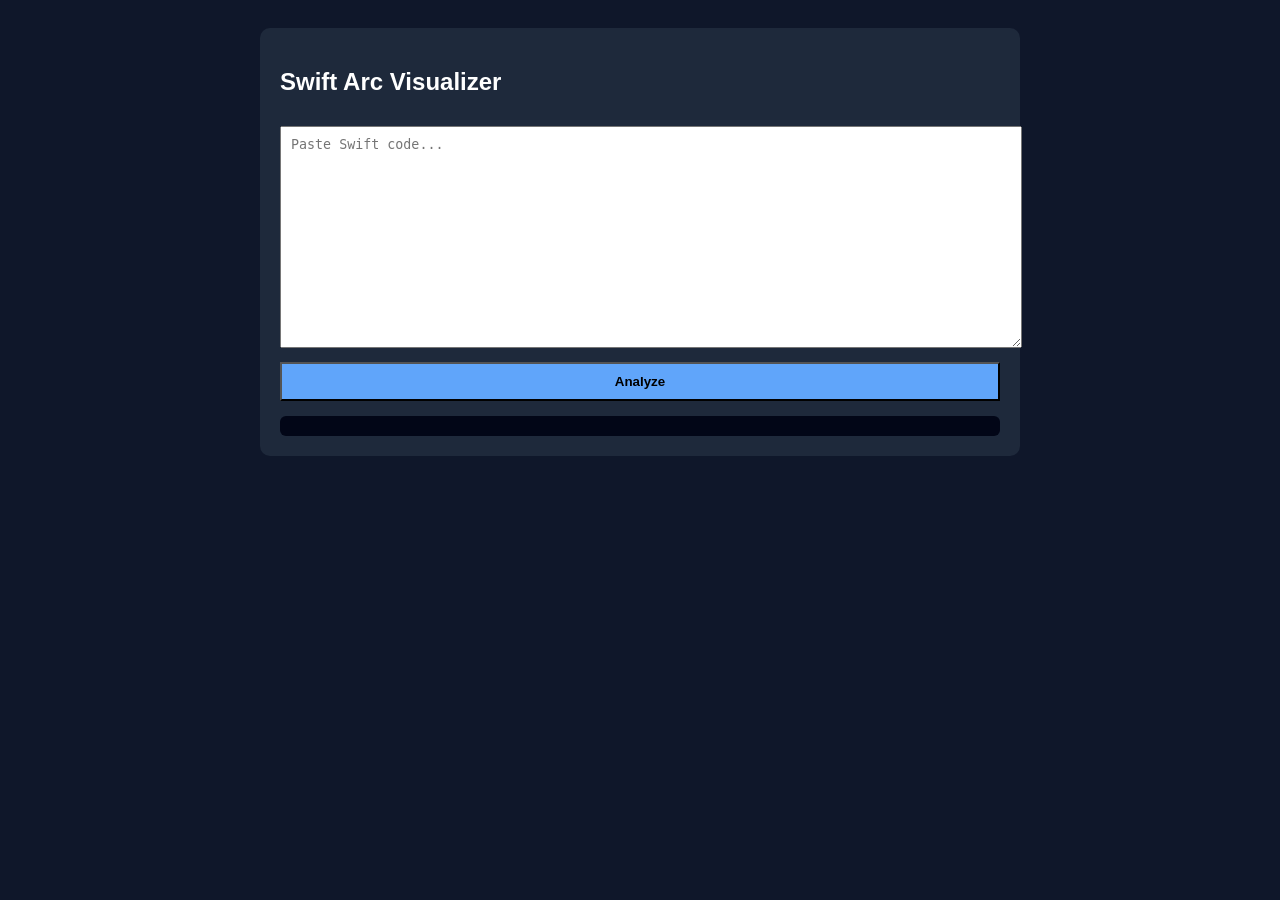
<file: swift_arc_visualizer/index.html>
<!DOCTYPE html>
<html>
<head>
<meta charset="UTF-8">
<title>swift_arc_visualizer</title>
<link rel="stylesheet" href="styles.css">
</head>
<body>
<div class="container">
<h2>Swift Arc Visualizer</h2>

<textarea id="input" placeholder="Paste Swift code..."></textarea>

<button onclick="analyze()">Analyze</button>

<div id="result"></div>
</div>

<script src="script.js"></script>
</body>
</html>
</file>
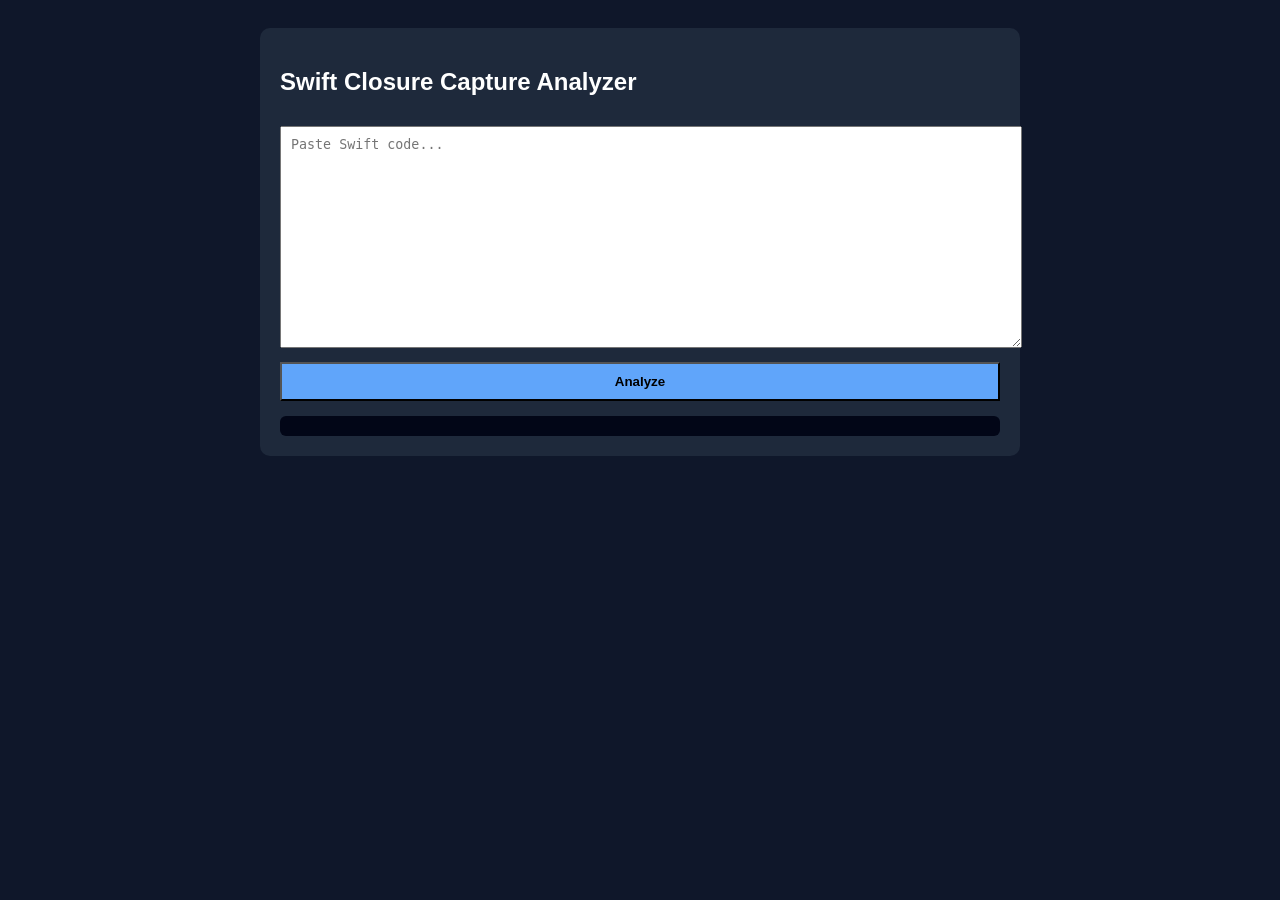
<file: swift_closure_capture_analyzer/index.html>
<!DOCTYPE html>
<html>
<head>
<meta charset="UTF-8">
<title>swift_closure_capture_analyzer</title>
<link rel="stylesheet" href="styles.css">
</head>
<body>
<div class="container">
<h2>Swift Closure Capture Analyzer</h2>

<textarea id="input" placeholder="Paste Swift code..."></textarea>

<button onclick="analyze()">Analyze</button>

<div id="result"></div>
</div>

<script src="script.js"></script>
</body>
</html>
</file>
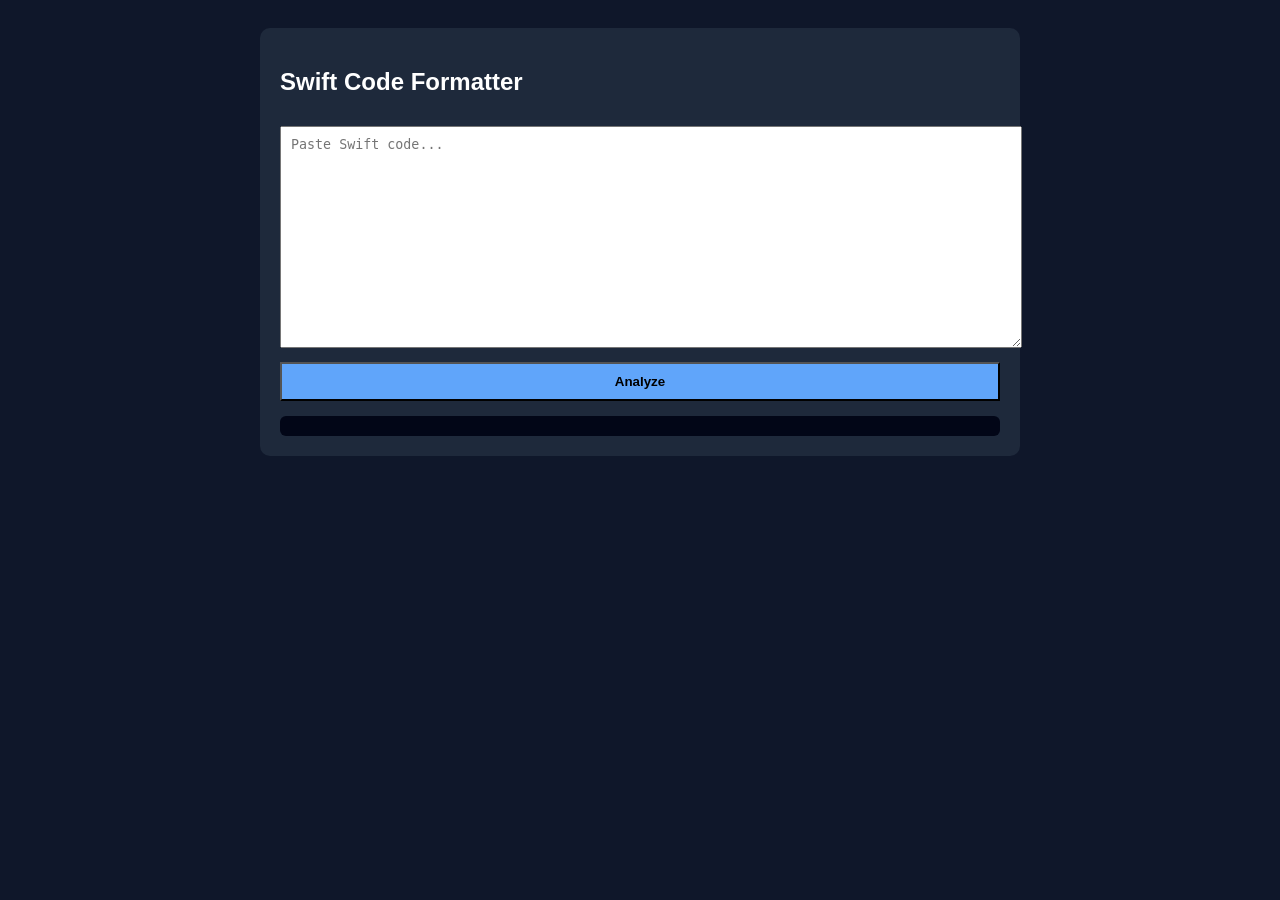
<file: swift_code_formatter/index.html>
<!DOCTYPE html>
<html>
<head>
<meta charset="UTF-8">
<title>swift_code_formatter</title>
<link rel="stylesheet" href="styles.css">
</head>
<body>
<div class="container">
<h2>Swift Code Formatter</h2>

<textarea id="input" placeholder="Paste Swift code..."></textarea>

<button onclick="analyze()">Analyze</button>

<div id="result"></div>
</div>

<script src="script.js"></script>
</body>
</html>
</file>
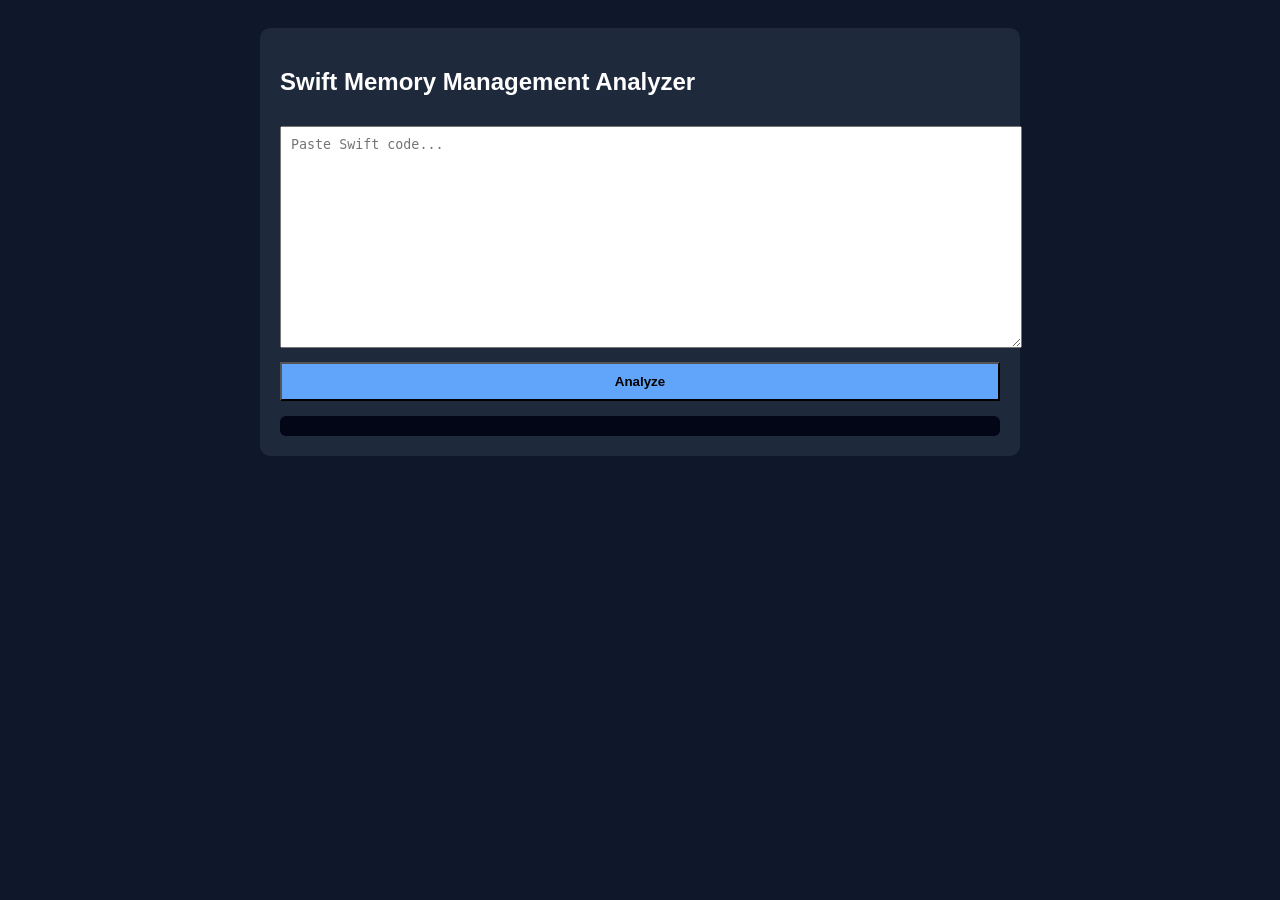
<file: swift_memory_management_analyzer/index.html>
<!DOCTYPE html>
<html>
<head>
<meta charset="UTF-8">
<title>swift_memory_management_analyzer</title>
<link rel="stylesheet" href="styles.css">
</head>
<body>
<div class="container">
<h2>Swift Memory Management Analyzer</h2>

<textarea id="input" placeholder="Paste Swift code..."></textarea>

<button onclick="analyze()">Analyze</button>

<div id="result"></div>
</div>

<script src="script.js"></script>
</body>
</html>
</file>
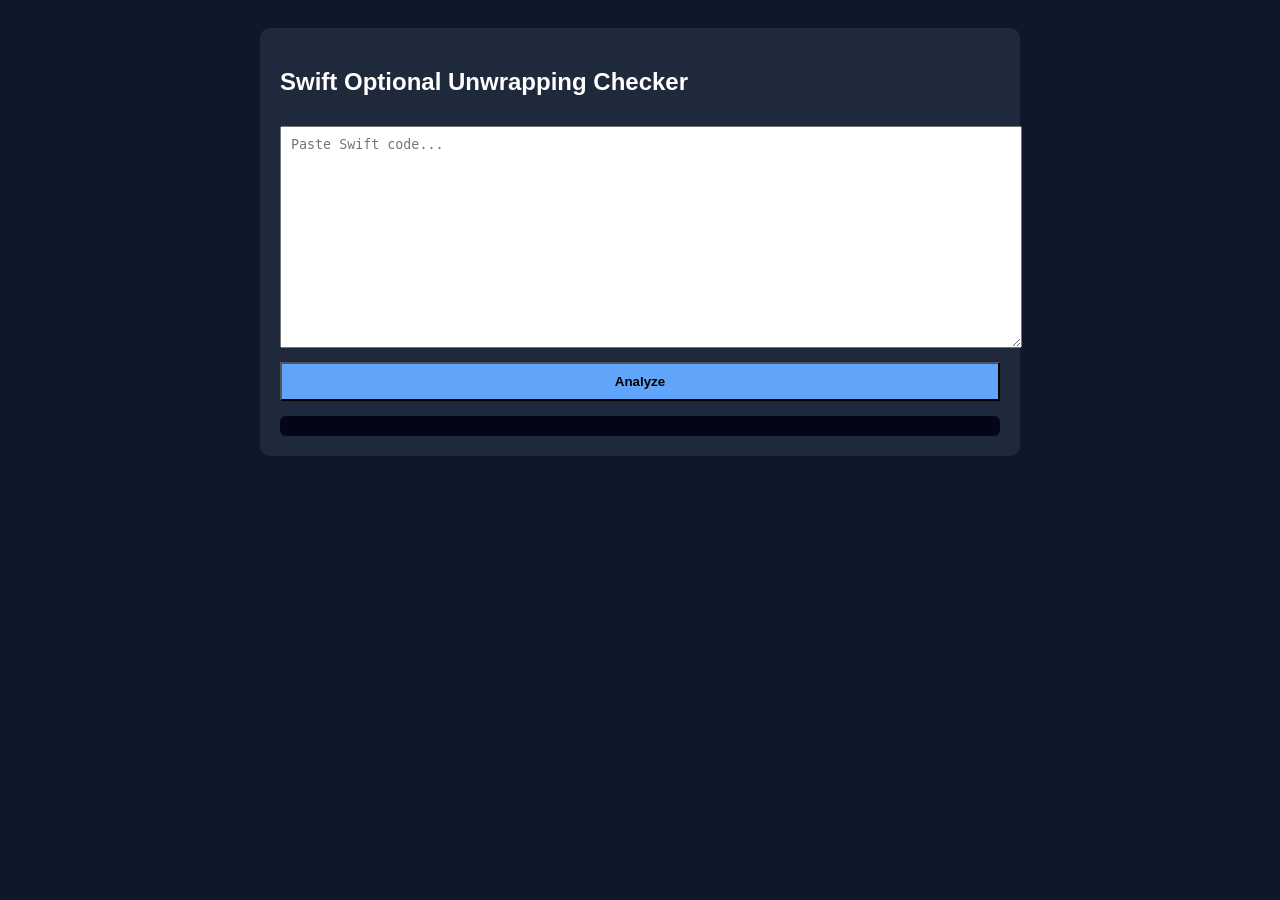
<file: swift_optional_unwrapping_checker/index.html>
<!DOCTYPE html>
<html>
<head>
<meta charset="UTF-8">
<title>swift_optional_unwrapping_checker</title>
<link rel="stylesheet" href="styles.css">
</head>
<body>
<div class="container">
<h2>Swift Optional Unwrapping Checker</h2>

<textarea id="input" placeholder="Paste Swift code..."></textarea>

<button onclick="analyze()">Analyze</button>

<div id="result"></div>
</div>

<script src="script.js"></script>
</body>
</html>
</file>
<file: swift_arc_visualizer/styles.css>
body{font-family:Arial;background:#0f172a;color:#fff;padding:20px;}
.container{max-width:720px;margin:auto;background:#1e293b;padding:20px;border-radius:10px;}
textarea{width:100%;height:200px;margin-top:10px;padding:10px;}
button{width:100%;margin-top:10px;padding:10px;background:#60a5fa;color:#000;font-weight:bold;}
#result{margin-top:15px;background:#020617;padding:10px;border-radius:6px;white-space:pre-wrap;}
</file>
<file: swift_closure_capture_analyzer/styles.css>
body{font-family:Arial;background:#0f172a;color:#fff;padding:20px;}
.container{max-width:720px;margin:auto;background:#1e293b;padding:20px;border-radius:10px;}
textarea{width:100%;height:200px;margin-top:10px;padding:10px;}
button{width:100%;margin-top:10px;padding:10px;background:#60a5fa;color:#000;font-weight:bold;}
#result{margin-top:15px;background:#020617;padding:10px;border-radius:6px;white-space:pre-wrap;}
</file>
<file: swift_code_formatter/styles.css>
body{font-family:Arial;background:#0f172a;color:#fff;padding:20px;}
.container{max-width:720px;margin:auto;background:#1e293b;padding:20px;border-radius:10px;}
textarea{width:100%;height:200px;margin-top:10px;padding:10px;}
button{width:100%;margin-top:10px;padding:10px;background:#60a5fa;color:#000;font-weight:bold;}
#result{margin-top:15px;background:#020617;padding:10px;border-radius:6px;white-space:pre-wrap;}
</file>
<file: swift_memory_management_analyzer/styles.css>
body{font-family:Arial;background:#0f172a;color:#fff;padding:20px;}
.container{max-width:720px;margin:auto;background:#1e293b;padding:20px;border-radius:10px;}
textarea{width:100%;height:200px;margin-top:10px;padding:10px;}
button{width:100%;margin-top:10px;padding:10px;background:#60a5fa;color:#000;font-weight:bold;}
#result{margin-top:15px;background:#020617;padding:10px;border-radius:6px;white-space:pre-wrap;}
</file>
<file: swift_optional_unwrapping_checker/styles.css>
body{font-family:Arial;background:#0f172a;color:#fff;padding:20px;}
.container{max-width:720px;margin:auto;background:#1e293b;padding:20px;border-radius:10px;}
textarea{width:100%;height:200px;margin-top:10px;padding:10px;}
button{width:100%;margin-top:10px;padding:10px;background:#60a5fa;color:#000;font-weight:bold;}
#result{margin-top:15px;background:#020617;padding:10px;border-radius:6px;white-space:pre-wrap;}
</file>
